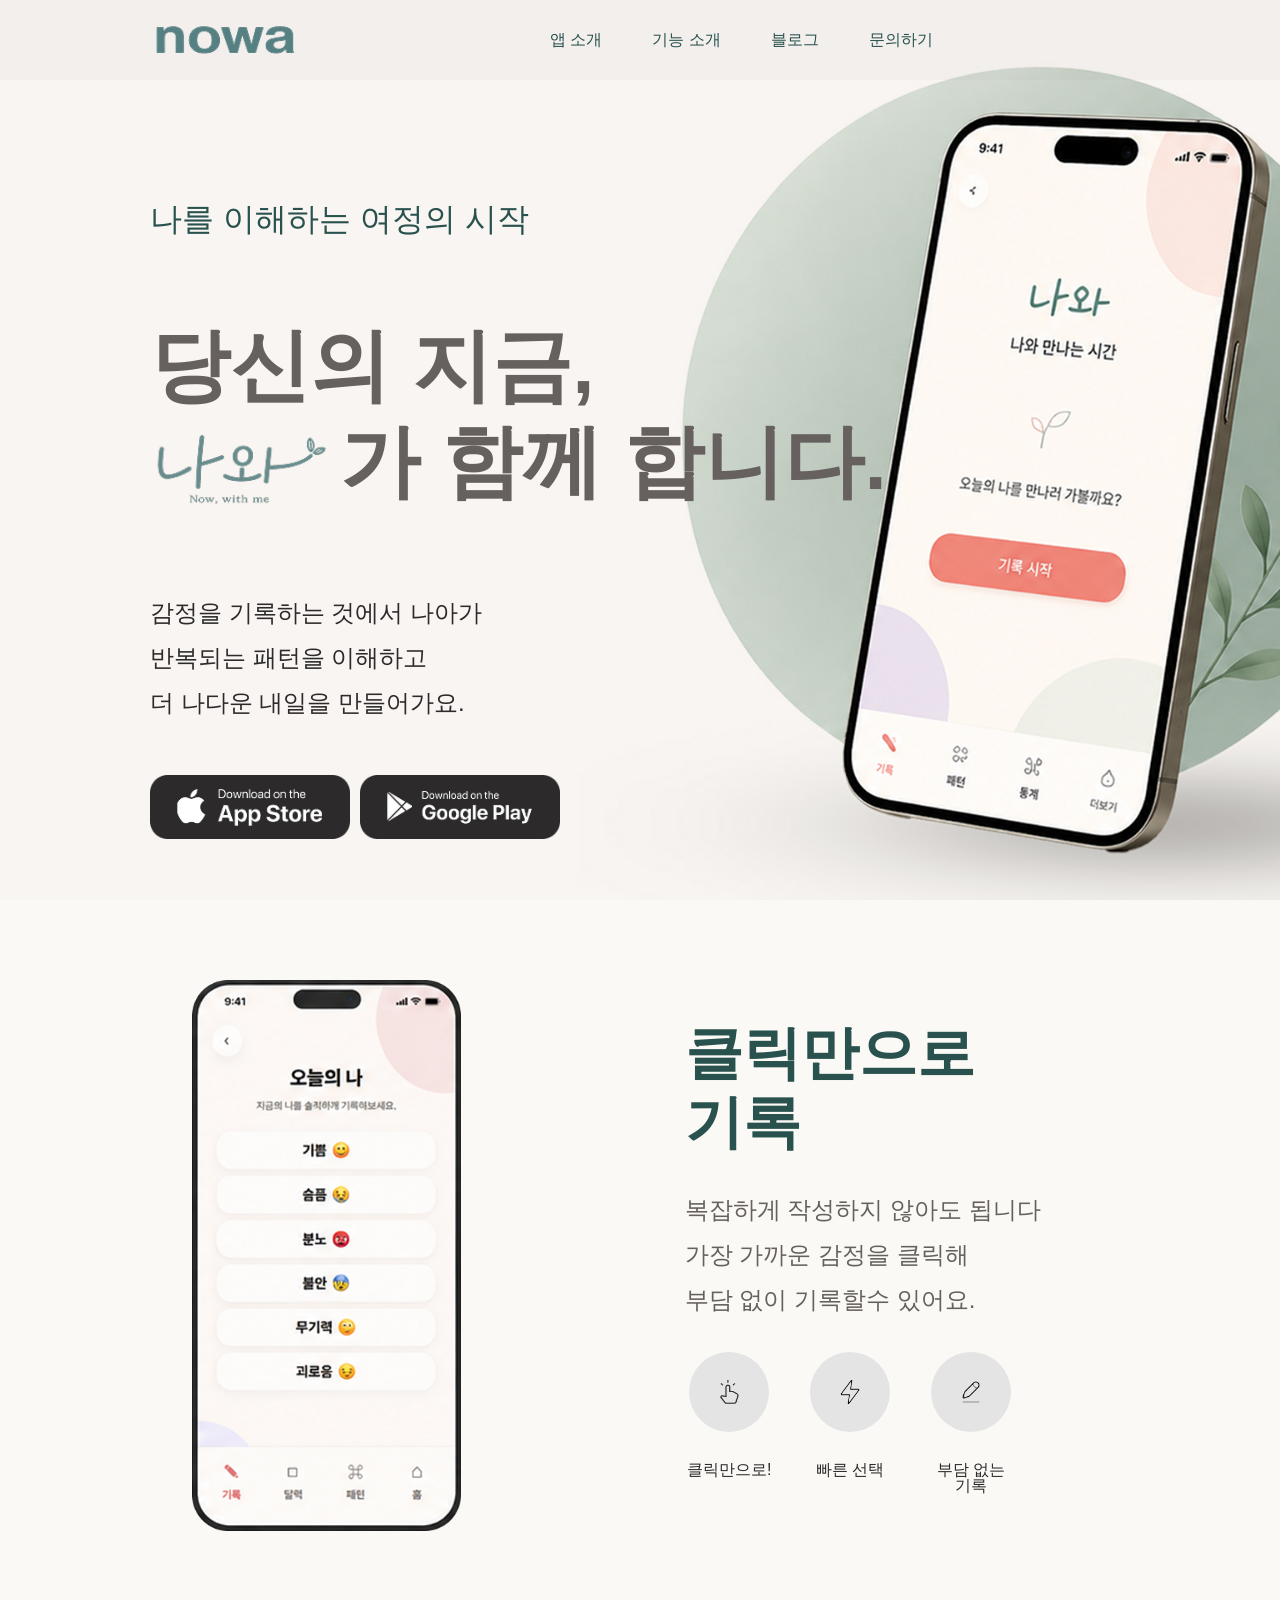
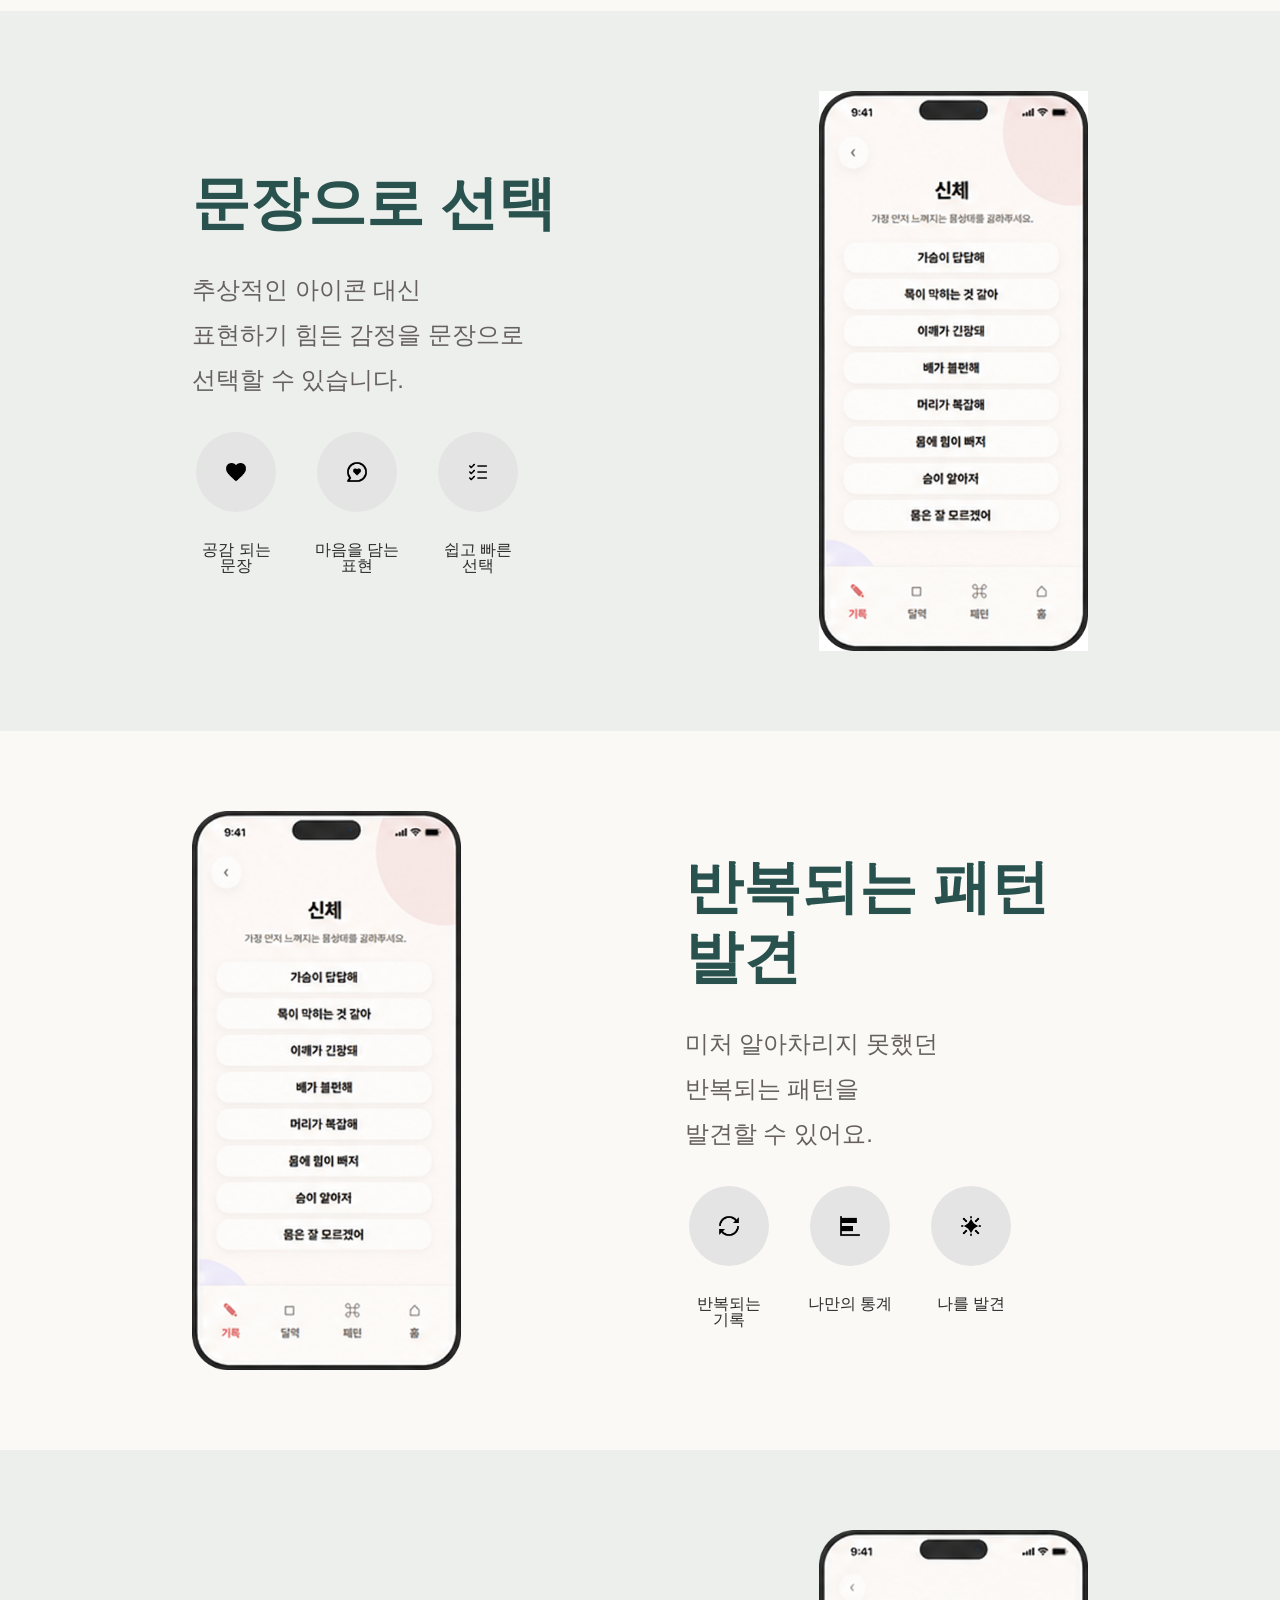
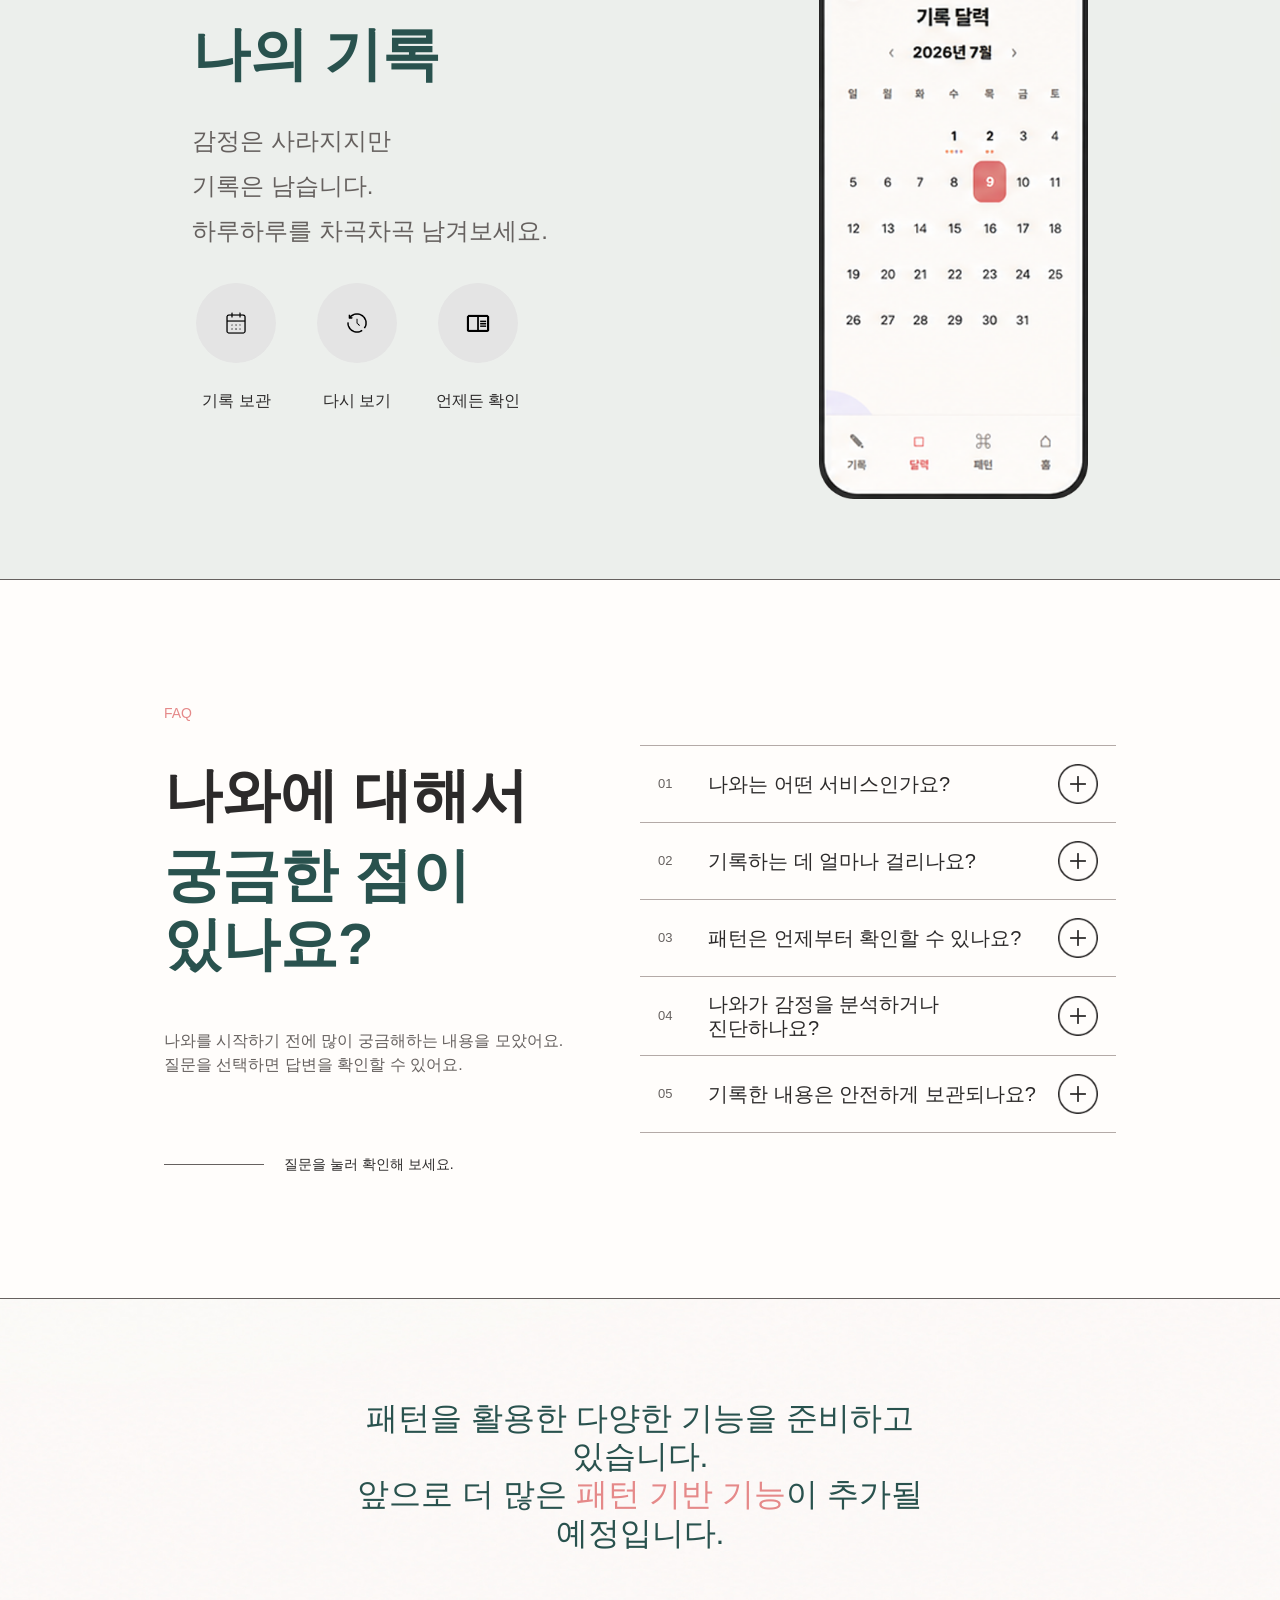
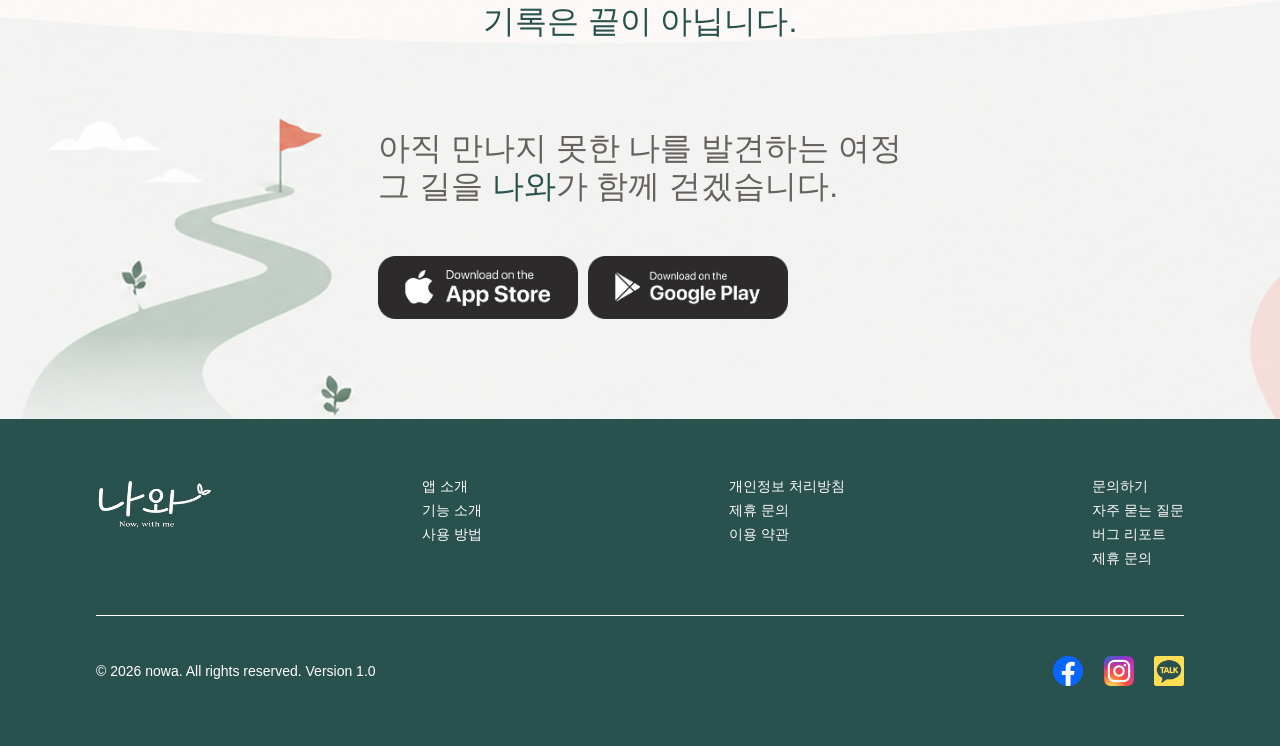
<file: index.html>
<!doctype html>
<html lang="en">
  <head>
    <meta charset="UTF-8" />
    <meta name="viewport" content="width=device-width, initial-scale=1.0" />
    <link rel="stylesheet" href="css/style.css" />
    <title>나와 소개 사이트</title>
  </head>
  <body>
    <div class="wrap">
      <header>
        <div class="header_wrap">
          <div class="logo">
            <a href="#">
              <img src="img/header/logo_img.png" alt="Logo" />
            </a>
          </div>
          <div class="menu_wrap">
            <a href="#">앱 소개</a>
            <a href="#">기능 소개</a>
            <a href="#">블로그</a>
            <a href="#">문의하기</a>
          </div>
          <div class="menu_btn">
            <a href="#">
              <img src="img/header/menu_btn.png" alt="메뉴버튼" />
            </a>
          </div>
        </div>
      </header>
      <section class="hero_section">
        <img src="img/hero/hero_img.jpg" />
        <div class="hero_title_wrap">
          <h3>나를 이해하는 여정의 시작</h3>
          <div class="hero_subtitle">
            <h1>
              당신의 지금, <br />
              <span
                ><img
                  src="img/hero/hero_title_logo_img.png"
                  alt="히어로로고" /></span
              >가 함께 합니다.
            </h1>
            <h4>
              감정을 기록하는 것에서 나아가<br />
              반복되는 패턴을 이해하고 <br />
              더 나다운 내일을 만들어가요.<br />
            </h4>
          </div>

          <div class="hero_btn_wrap btn_wrap">
            <a href="#" class="hero_btn1 btn1 btn"
              ><img src="img/appstore_btn.png" alt="앱스토어버튼"
            /></a>
            <a href="#" class="hero_btn2 btn2 btn"
              ><img src="img/google_btn.png" alt="플레이스토어버튼"
            /></a>
          </div>
        </div>
      </section>
      <section class="section_2 section">
        <div class="section_wrap_2 section_wrap">
          <div class="img_wrap_2 img_wrap">
            <img src="img/sec2/section_2_img.png" alt="섹션2 이미지" />
          </div>
          <div class="con_wrap_2 con_wrap">
            <h2>클릭만으로 기록</h2>
            <h4>
              복잡하게 작성하지 않아도 됩니다<br />
              가장 가까운 감정을 클릭해<br />
              부담 없이 기록할수 있어요.<br />
            </h4>

            <div class="icon_wrap_2 icon_wrap">
              <div class="icon_2 icon">
                <div class="iconcircle">
                  <img src="img/sec2/sec2_1.png" alt="아이콘1" />
                </div>
                <p>클릭만으로!</p>
              </div>
              <div class="icon_2 icon">
                <div class="iconcircle">
                  <img src="img/sec2/sec2_2.png" alt="아이콘1" />
                </div>
                <p>빠른 선택</p>
              </div>
              <div class="icon_2 icon">
                <div class="iconcircle">
                  <img src="img/sec2/sec2_3.png" alt="아이콘1" />
                </div>
                <p>부담 없는 기록</p>
              </div>
            </div>
          </div>
        </div>
      </section>
      <section class="section_3 section">
        <div class="section_wrap_3 section_wrap">
          <div class="con_wrap_3 con_wrap">
            <h2>문장으로 선택</h2>
            <h4>
              추상적인 아이콘 대신<br />
              표현하기 힘든 감정을 문장으로<br />
              선택할 수 있습니다.
            </h4>

            <div class="icon_wrap_3 icon_wrap">
              <div class="icon_3 icon">
                <div class="iconcircle">
                  <img src="img/sec3/sec3_1.png" alt="아이콘1" />
                </div>
                <p>공감 되는 문장</p>
              </div>
              <div class="icon_3 icon">
                <div class="iconcircle">
                  <img src="img/sec3/sec3_2.png" alt="아이콘1" />
                </div>
                <p>마음을 담는 표현</p>
              </div>
              <div class="icon_3 icon">
                <div class="iconcircle">
                  <img src="img/sec3/sec3_3.png" alt="아이콘1" />
                </div>
                <p>쉽고 빠른 선택</p>
              </div>
            </div>
          </div>
          <div class="img_wrap_3 img_wrap">
            <img src="img/sec3/section_3_img.jpg" alt="섹션2 이미지" />
          </div>
        </div>
      </section>
      <section class="section_4 section">
        <div class="section_wrap_4 section_wrap">
          <div class="img_wrap_4 img_wrap">
            <img src="img/sec4/section_4_img.jpg" alt="섹션2 이미지" />
          </div>
          <div class="con_wrap_4 con_wrap">
            <h2>반복되는 패턴 발견</h2>
            <h4>
              미처 알아차리지 못했던<br />
              반복되는 패턴을<br />
              발견할 수 있어요.
            </h4>

            <div class="icon_wrap_4 icon_wrap">
              <div class="icon_4 icon">
                <div class="iconcircle">
                  <img src="img/sec4/sec4_1.png" alt="아이콘1" />
                </div>
                <p>반복되는 기록</p>
              </div>
              <div class="icon_4 icon">
                <div class="iconcircle">
                  <img src="img/sec4/sec4_2.png" alt="아이콘1" />
                </div>
                <p>나만의 통계</p>
              </div>
              <div class="icon_4 icon">
                <div class="iconcircle">
                  <img src="img/sec4/sec4_3.png" alt="아이콘1" />
                </div>
                <p>나를 발견</p>
              </div>
            </div>
          </div>
        </div>
      </section>
      <section class="section_5 section">
        <div class="section_wrap_5 section_wrap">
          <div class="con_wrap_5 con_wrap">
            <h2>나의 기록</h2>
            <h4>
              감정은 사라지지만 <br />
              기록은 남습니다.<br />
              하루하루를 차곡차곡 남겨보세요.
            </h4>

            <div class="icon_wrap_5 icon_wrap">
              <div class="icon_5 icon">
                <div class="iconcircle">
                  <img src="img/sec5/sec5_1.png" alt="아이콘1" />
                </div>
                <p>기록 보관</p>
              </div>
              <div class="icon_5 icon">
                <div class="iconcircle">
                  <img src="img/sec5/sec5_2.png" alt="아이콘1" />
                </div>
                <p>다시 보기</p>
              </div>
              <div class="icon_5 icon">
                <div class="iconcircle">
                  <img src="img/sec5/sec5_3.png" alt="아이콘1" />
                </div>
                <p>언제든 확인</p>
              </div>
            </div>
          </div>
          <div class="img_wrap_5 img_wrap">
            <img src="img/sec5/section_5_img.png" alt="섹션5 이미지" />
          </div>
        </div>
      </section>
      <section class="faq_section section">
        <div class="faq_wrap">
          <div class="faq_info">
            <div class="faq_badge">FAQ</div>
            <div class="faq_title_wrap">
              <div class="faq_title">
                <h2>나와에 대해서</h2>
                <h2>궁금한 점이 있나요?</h2>
              </div>
              <h6>
                나와를 시작하기 전에 많이 궁금해하는 내용을 모았어요.
                <br />
                질문을 선택하면 답변을 확인할 수 있어요.
              </h6>
            </div>
            <div class="guide_text">
              <div class="guide_line"></div>
              <p>질문을 눌러 확인해 보세요.</p>
            </div>
          </div>

          <div class="faq_list">
            <div class="faq_item">
              <button class="faq_question" type="button">
                <span class="faq_number">01</span>

                <div class="faq_question_title">
                  <h5>나와는 어떤 서비스인가요?</h5>
                </div>

                <span class="faq_icon">
                  <img src="img/faq/+_btn.png" alt="플러스버튼" />
                </span>
              </button>

              <div class="faq_answer">
                <div class="faq_answer_inner">
                  <p>
                    나와는 사용자가 자신의 감정과 생각을 쉽고 부담 없이<br />
                    기록할 수 있도록 돕는 서비스예요.
                  </p>
                </div>
              </div>
            </div>

            <div class="faq_item">
              <button class="faq_question" type="button">
                <span class="faq_number">02</span>

                <div class="faq_question_title">
                  <h5>기록하는 데 얼마나 걸리나요?</h5>
                </div>

                <span class="faq_icon">
                  <img src="img/faq/+_btn.png" alt="플러스버튼" />
                </span>
              </button>

              <div class="faq_answer">
                <div class="faq_answer_inner">
                  <p>
                    복잡한 문장을 직접 작성하지 않아도 돼요. <br />
                    현재 마음과 가까운 문장을 선택하면 <br />
                    짧은 시간 안에 기록를 마칠 수 있어요.
                  </p>
                </div>
              </div>
            </div>

            <div class="faq_item">
              <button class="faq_question" type="button">
                <span class="faq_number">03</span>

                <div class="faq_question_title">
                  <h5>패턴은 언제부터 확인할 수 있나요?</h5>
                </div>

                <span class="faq_icon">
                  <img src="img/faq/+_btn.png" alt="플러스버튼" />
                </span>
              </button>

              <div class="faq_answer">
                <div class="faq_answer_inner">
                  <p>
                    기록이 조금씩 쌓이면 반복해서 선택한 감정과 문장을
                    바탕으로<br />
                    나의 흐름과 패턴을 확인할 수 있어요.
                  </p>
                </div>
              </div>
            </div>

            <div class="faq_item">
              <button class="faq_question" type="button">
                <span class="faq_number">04</span>

                <div class="faq_question_title">
                  <h5>나와가 감정을 분석하거나 진단하나요?</h5>
                </div>

                <span class="faq_icon">
                  <img src="img/faq/+_btn.png" alt="플러스버튼" />
                </span>
              </button>

              <div class="faq_answer">
                <div class="faq_answer_inner">
                  <p>
                    나와는 사용자를 진단하거나 감정을 단정하지 않아요.<br />
                    사용자가 직접 남긴 기록을 다시 살피며 스스로를 <br />
                    정리해 볼 수 있도록 돕는 역할을 해요.
                  </p>
                </div>
              </div>
            </div>

            <div class="faq_item">
              <button class="faq_question" type="button">
                <span class="faq_number">05</span>

                <div class="faq_question_title">
                  <h5>기록한 내용은 안전하게 보관되나요?</h5>
                </div>

                <span class="faq_icon">
                  <img src="img/faq/+_btn.png" alt="플러스버튼" />
                </span>
              </button>

              <div class="faq_answer">
                <div class="faq_answer_inner">
                  <p>
                    기록은 사용자가 자신의 마음을 돌아보기 위한 개인적인
                    정보예요. <br />
                    정식 서비스에서는 개인정보 보호와 안전한 데이터 관리를
                    <br />
                    가장 중요한 원칙으로 적용할 예정이에요.
                  </p>
                </div>
              </div>
            </div>
          </div>
        </div>
      </section>
      <section class="cta_section">
        <img src="img/cta/cta_section_img.jpg" alt="cta배경이미지" />
        <div class="cta_content">
          <div class="cta_title">
            <h3>
              패턴을 활용한 다양한 기능을 준비하고 있습니다.<br />
              앞으로 더 많은 <span>패턴 기반 기능</span>이 추가될 예정입니다.
            </h3>
            <p>기록은 끝이 아닙니다.</p>
          </div>
          <div class="cta_info">
            <div class="cta_description">
              <h3>
                아직 만나지 못한 나를 발견하는 여정 <br />
                그 길을 <span>나와</span>가 함께 걷겠습니다.
              </h3>
            </div>
            <div class="cta_btn_wrap btn_wrap">
              <a href="#" class="hero_btn1 btn1 btn"
                ><img src="img/appstore_btn.png" alt="앱스토어버튼"
              /></a>
              <a href="#" class="hero_btn2 btn2 btn"
                ><img src="img/google_btn.png" alt="플레이스토어버튼"
              /></a>
            </div>
          </div>
        </div>
      </section>

      <footer>
        <div class="footer_wrap">
          <div class="footer_top">
            <div class="footer_logo">
              <a href="#">
                <img src="img/footer/footer_logo.png" alt="푸터로고" />
              </a>
            </div>
            <div class="footer_nav">
              <ul>
                <li><a href="#">앱 소개</a></li>
                <li><a href="#">기능 소개</a></li>
                <li><a href="#">사용 방법</a></li>
              </ul>

              <ul>
                <li><a href="#">개인정보 처리방침</a></li>
                <li><a href="#">제휴 문의</a></li>
                <li><a href="#">이용 약관</a></li>
              </ul>

              <ul>
                <li><a href="#">문의하기</a></li>
                <li><a href="#">자주 묻는 질문</a></li>
                <li><a href="#">버그 리포트</a></li>
                <li><a href="#">제휴 문의</a></li>
              </ul>
            </div>
          </div>
          <div class="footer_divider"></div>
          <div class="footer_bottom">
            <div class="footer_copyright">
              <p>© 2026 nowa. All rights reserved. Version 1.0</p>
            </div>
            <div class="footer_social">
              <a href="#"><img src="img/footer/facebook.png" alt="" /></a>
              <a href="#"><img src="img/footer/insta.png" alt="" /></a>
              <a href="#"><img src="img/footer/kakao.png" alt="" /></a>
            </div>
          </div>
        </div>
      </footer>
    </div>

    <script src="js/main.js"></script>
  </body>
</html>
</file>
<file: css/style.css>
@import url(reset.css);
@import url(common.css);

/* //////////// header ///////////// */

header {
  width: 100%;
  height: 80px;
  top: 0;
  left: 0;
  position: absolute;
  z-index: 10;
}

.header_wrap {
  width: 100%;
  height: 100%;
  padding: 0 150px;
  display: flex;
  justify-content: flex-start;
  align-items: center;
  background-color: rgba(97, 97, 97, 0.041);
}

.logo {
  width: 150px;
  height: 40px;
  margin-right: 250px;
}

.logo a,
.logo img {
  width: 100%;
  height: 100%;
  display: block;
}

.logo img {
  object-fit: contain;
}

.menu_wrap {
  display: flex;
  justify-content: flex-start;
  align-items: center;
  gap: 50px;
  color: #29524e;
}

.menu_wrap a {
  color: #29524e;
}
.menu_btn {
  display: none;
}

/* ////////////// hero_section ///////////// */

.hero_section {
  width: 100%;
  height: 100vh;
  min-height: 750px;
  position: relative;
  overflow: hidden;
}

.hero_section > img {
  width: 100%;
  height: 100%;
  object-fit: cover;
  display: block;
}

.hero_title_wrap {
  position: absolute;
  padding-top: 200px;
  padding-left: 150px;
  top: 0;
  left: 0;
  width: 100%;
  display: flex;
  flex-direction: column;
  justify-content: center;
  align-items: flex-start;
}

.hero_title_wrap h3 {
  color: #29524e;
}

.hero_subtitle h1 {
  margin: 80px 0;
}

.hero_subtitle h1 span {
  display: inline-block;
  margin-right: 10px;
}

.hero_subtitle h1 img {
  width: 180px;
  height: auto; /* 수정: 부모 이미지 스타일의 영향을 받지 않도록 설정 */
  vertical-align: middle;
  display: inline-block;
  object-fit: contain;
}

.hero_subtitle h4 {
  margin-bottom: 50px;
}

.hero_btn_wrap {
  display: flex;
  align-items: center;
  gap: 10px;
}

.hero_btn_wrap .btn {
  display: block;
}

.hero_btn_wrap .btn img {
  width: 100%;
  height: auto;
  display: block;
}

/* ////////////// faq_section ///////////// */

.faq_section {
  width: 100%;
  height: 80vh;
  min-height: 650px;
  background-color: #fffdfb;
  border-top: 1px solid #66615f;
  border-bottom: 1px solid #66615f;
  display: flex;
  align-items: center;
}

.faq_wrap {
  width: 85%;
  height: 80%;
  margin: 0 auto;
  display: flex;
  align-items: center;
  justify-content: space-between;
}

.faq_info {
  width: 45%;
}

.faq_badge {
  font-size: 14px;
  color: #e58989;
}

.faq_title_wrap {
  margin: 40px 0;
}

.faq_title h2:first-child {
  color: #2c2a2a;
  margin-bottom: 10px;
}

.faq_title h2:last-child {
  color: #29524e;
  margin-bottom: 50px;
}

.faq_title h6 {
  line-height: 2;
  color: #66615f;
}

.guide_text {
  display: flex;
  align-items: center;
  gap: 20px;
  margin-top: 80px;
}

.guide_line {
  width: 100px;
  height: 1px;
  background-color: #66615f;
}

.guide_text p {
  font-size: 14px;
}

.faq_list {
  width: 50%;
}

.faq_item {
  border-top: 1px solid #b4aaa7;
}

.faq_item:last-child {
  border-bottom: 1px solid #b4aaa7;
}

.faq_question {
  width: 100%;
  min-height: 76px;
  padding: 15px 18px;
  display: flex;
  align-items: center;
  border: none;
  background-color: transparent;
  text-align: left;
  cursor: pointer;
}

.faq_number {
  width: 30px;
  flex-shrink: 0;
  font-size: 13px;
  color: #66615f;
}

.faq_question_title {
  flex: 1;
  margin: 0 20px;
}

.faq_question_title h5 {
  margin: 0;
  color: #2c2a2a;
}

.faq_icon {
  width: 40px;
  height: 40px;
  flex-shrink: 0;
}

.faq_icon img {
  width: 100%;
  height: 100%;
  display: block;
  object-fit: contain;
}

.faq_answer {
  display: none;
}

.faq_answer_inner {
  padding: 0 68px 30px;
}

.faq_answer_inner p {
  line-height: 1.8;
  color: #66615f;
}

.faq_item.active {
  background-color: #f8f4f2;
}

.faq_item.active .faq_answer {
  display: block;
}

.faq_item.active .faq_number,
.faq_item.active .faq_question_title h5 {
  color: #29524e;
}

/* ////////////// cta_section ///////////// */

.cta_section {
  position: relative;
  height: 80vh;
}

.cta_section > img {
  width: 100%;
  height: 100%;
  object-fit: cover;
  display: block;
}

.cta_content {
  display: flex;
  flex-direction: column;
  position: absolute;
  justify-content: space-between;
  align-items: center;
  top: 100px;
  bottom: 100px;
  left: 50%;
  transform: translateX(-50%);
}

.cta_title {
  text-align: center;
}

.cta_title h3 {
  color: #29524e;
  margin-bottom: 50px;
}

.cta_title h3 span {
  color: #e58989;
}

.cta_title p {
  font-size: 32px;
  font-weight: 500;
  line-height: 1.2;
  color: #29524e;
}

.cta_description {
  /* margin-left: 15%;
  margin-bottom: 50px; */
}

.cta_description h3 span {
  color: #29524e;
}

.cta_btn_wrap {
  display: flex;
  align-items: center;
  gap: 10px;
  margin-top: 50px;
}

.cta_btn_wrap .btn {
  display: block;
}

.cta_btn_wrap .btn img {
  width: 100%;
  height: auto;
  display: block;
}

/* //////////////// 푸터 ///////////////// */

footer {
  background-color: #29524e;
  width: 100%;
  color: #fffdfb;
  font-size: 14px;
  font-weight: 100;
}

.footer_wrap {
  width: 85%;
  padding: 60px 0;
  margin: 0 auto;
  display: flex;
  flex-direction: column;
}

.footer_top {
  width: 100%;
  display: flex;
  justify-content: space-between;
}

.footer_logo {
  flex-shrink: 0;
}

.footer_logo a,
.footer_logo img {
  display: block;
}

.footer_logo img {
  max-width: 100%;
  height: auto;
}

.footer_nav {
  width: 70%;
  display: flex;
  justify-content: space-between;
}

.footer_nav ul {
  display: flex;
  flex-direction: column;
  margin-right: 15%;
}

.footer_nav ul:last-child {
  margin-right: 0;
}

.footer_nav ul li {
  margin-bottom: 10px;
}

.footer_nav a {
  color: #fffdfb;
}

.footer_divider {
  height: 1px;
  background-color: #fffdfb;
  margin: 40px 0;
}

.footer_bottom {
  display: flex;
  justify-content: space-between;
  align-items: center;
}

.footer_social {
  display: flex;
  justify-content: space-between;
  align-items: center;
  width: 12%;
  min-width: 120px;
}

.footer_social a {
  width: 30px;
  height: 30px;
  display: block;
}

.footer_social img {
  width: 100%;
  height: 100%;
  display: block;
  object-fit: contain;
}

/* ==================================================
   반응형   
================================================== */

@media screen and (max-width: 1200px) {
  .header_wrap {
    padding: 0 60px;
  }

  .logo {
    margin-right: auto;
  }

  .menu_wrap {
    gap: 35px;
  }

  .hero_title_wrap {
    padding-left: 60px;
    padding-top: 160px;
  }

  .hero_subtitle h1 {
    margin: 55px 0;
  }

  .hero_subtitle h1 img {
    width: 150px;
  }

  .section_wrap {
    width: 90%;
  }

  .img_wrap {
    width: 46%;
  }

  .con_wrap {
    width: 48%;
  }

  .faq_wrap {
    width: 90%;
    gap: 50px;
  }

  .faq_info {
    width: 42%;
  }

  .faq_list {
    width: 55%;
  }

  .guide_text {
    margin-top: 50px;
  }

  .faq_answer_inner {
    padding: 0 68px 25px;
  }

  .cta_content {
    width: 80%;
  }

  .footer_wrap {
    width: 90%;
  }

  .footer_nav {
    width: 75%;
  }
}

@media screen and (max-width: 768px) {
  header {
    height: 64px;
  }

  .header_wrap {
    padding: 0 24px;
    justify-content: space-between;
  }

  .logo {
    width: 110px;
    height: auto;
    margin-right: 0;
  }
  /* .menu_wrap {
    display: none;
  }
 */

  .hero_section {
    height: auto;
    min-height: 720px;
  }

  .hero_section > img {
    position: absolute;
    inset: 0;
    object-position: 63% center;
  }

  .hero_title_wrap {
    min-height: 720px;
    padding: 130px 24px 60px;
    justify-content: flex-start;
  }

  .hero_title_wrap h3 {
    font-size: 15px;
  }

  .hero_subtitle h1 {
    margin: 38px 0;
    font-size: 34px;
    line-height: 1.35;
  }

  .hero_subtitle h1 img {
    width: 115px;
  }

  .hero_subtitle h4 {
    margin-bottom: 35px;
    font-size: 15px;
    line-height: 1.8;
  }

  .hero_btn_wrap {
    gap: 8px;
  }

  .hero_btn_wrap .btn {
    width: 120px;
  }

  /* ////////// section 2 ~ section 5 ////////// */
  .section_wrap {
    width: 100%;
    padding: 80px 24px;
    flex-direction: column;
    justify-content: center;
    gap: 45px;
  }

  .img_wrap,
  .con_wrap {
    width: 100%;
  }

  .con_wrap {
    text-align: center;
  }

  .con_wrap h2 {
    margin-bottom: 25px;
  }

  .con_wrap h4 {
    line-height: 1.8;
  }

  .img_wrap {
    display: flex;
    justify-content: center;
  }

  .img_wrap img {
    width: 85%;
    max-width: 350px;
  }
  .section_wrap_2 .con_wrap,
  .section_wrap_4 .con_wrap {
    order: 1;
  }

  .section_wrap_2 .img_wrap,
  .section_wrap_4 .img_wrap {
    order: 2;
  }
  .section_wrap_3 .con_wrap,
  .section_wrap_5 .con_wrap {
    order: 1;
  }

  .section_wrap_3 .img_wrap,
  .section_wrap_5 .img_wrap {
    order: 2;
  }

  .icon_wrap {
    width: 100%;
    margin-top: 35px;
    justify-content: center;
    gap: 20px;
  }

  .icon {
    flex: 1;
    min-width: 0;
  }

  .icon p {
    font-size: 12px;
    white-space: nowrap;
  }

  .faq_section {
    height: auto;
    min-height: 0;
    padding: 90px 0;
    align-items: flex-start;
  }

  .faq_wrap {
    width: 100%;
    height: auto;
    padding: 0 24px;
    flex-direction: column;
    align-items: stretch;
    gap: 60px;
  }

  .faq_info,
  .faq_list {
    width: 100%;
  }

  .faq_info {
    text-align: center;
  }

  .faq_title_wrap {
    margin: 25px 0;
  }

  .faq_title h2:first-child {
    margin-bottom: 8px;
  }

  .faq_title h2:last-child {
    margin-bottom: 30px;
  }

  .faq_title h6 {
    line-height: 1.8;
  }

  .guide_text {
    margin-top: 35px;
    justify-content: center;
  }

  .guide_line {
    width: 50px;
  }

  .faq_question {
    min-height: 70px;
    padding: 15px 8px;
  }

  .faq_number {
    width: 25px;
  }

  .faq_question_title {
    margin: 0 12px;
  }

  .faq_icon {
    width: 32px;
    height: 32px;
  }

  .faq_answer_inner {
    padding: 0 45px 25px;
  }

  .cta_section {
    height: 600px;
    min-height: 700px;
  }

  .cta_section > img {
    position: absolute;
    top: 0;
    left: 0;
    object-position: center;
  }

  .cta_content {
    display: flex;
    flex-direction: column;
    position: absolute;
    justify-content: space-between;
    top: 100px;
    bottom: 100px;
    left: 50%;
    transform: translateX(-50%);
  }

  .cta_title h3 {
    margin-bottom: 30px;
    font-size: 17px;
    line-height: 1.8;
  }

  .cta_title p {
    font-size: 26px;
  }

  .cta_info {
    width: 100%;
  }

  .cta_description {
    margin-left: 0;
    margin-bottom: 35px;
    text-align: center;
  }

  .cta_description h3 {
    font-size: 18px;
  }

  .cta_btn_wrap {
    margin-left: 0;
    justify-content: center;
  }

  .cta_btn_wrap .btn {
    width: 120px;
  }

  .footer_wrap {
    width: 100%;
    padding: 50px 24px 30px;
  }

  .footer_top {
    flex-direction: column;
    gap: 45px;
  }

  .footer_logo {
    width: 110px;
  }

  .footer_nav {
    width: 100%;
    gap: 20px;
  }

  .footer_nav ul {
    flex: 1;
    margin-right: 0;
  }

  .footer_nav ul li {
    margin-bottom: 12px;
  }

  .footer_nav a {
    font-size: 12px;
  }

  .footer_divider {
    margin: 35px 0 25px;
  }

  .footer_bottom {
    align-items: flex-start;
    gap: 25px;
  }

  .footer_copyright p {
    font-size: 11px;
    line-height: 1.6;
  }

  .footer_social {
    width: auto;
    min-width: 105px;
    gap: 8px;
  }

  .footer_social a {
    width: 26px;
    height: 26px;
  }
}

@media screen and (max-width: 480px) {
  .header_wrap {
    padding: 0 18px;
  }

  .hero_title_wrap {
    padding-left: 18px;
    padding-right: 18px;
  }

  .hero_subtitle h1 {
    font-size: 30px;
  }

  .hero_subtitle h1 img {
    width: 100px;
  }
  .menu_wrap {
    display: none;
  }
  .menu_btn {
    display: block;
  }

  .hero_btn_wrap .btn,
  .cta_btn_wrap .btn {
    width: 108px;
  }

  .section_wrap {
    padding: 70px 18px;
  }

  .img_wrap img {
    width: 90%;
  }

  .icon_wrap {
    gap: 8px;
  }

  .icon p {
    font-size: 11px;
  }

  .faq_wrap {
    padding: 0 18px;
  }

  .faq_question_title h5 {
    font-size: 14px;
    line-height: 1.5;
  }

  .faq_answer_inner {
    padding: 0 38px 24px;
  }

  .faq_answer_inner p {
    font-size: 13px;
  }
  .cta_section {
    height: 400px;
  }
  .cta_content {
    padding-left: 18px;
    padding-right: 18px;
  }

  .footer_wrap {
    padding-left: 18px;
    padding-right: 18px;
  }

  .footer_bottom {
    flex-direction: column;
  }
}
</file>
